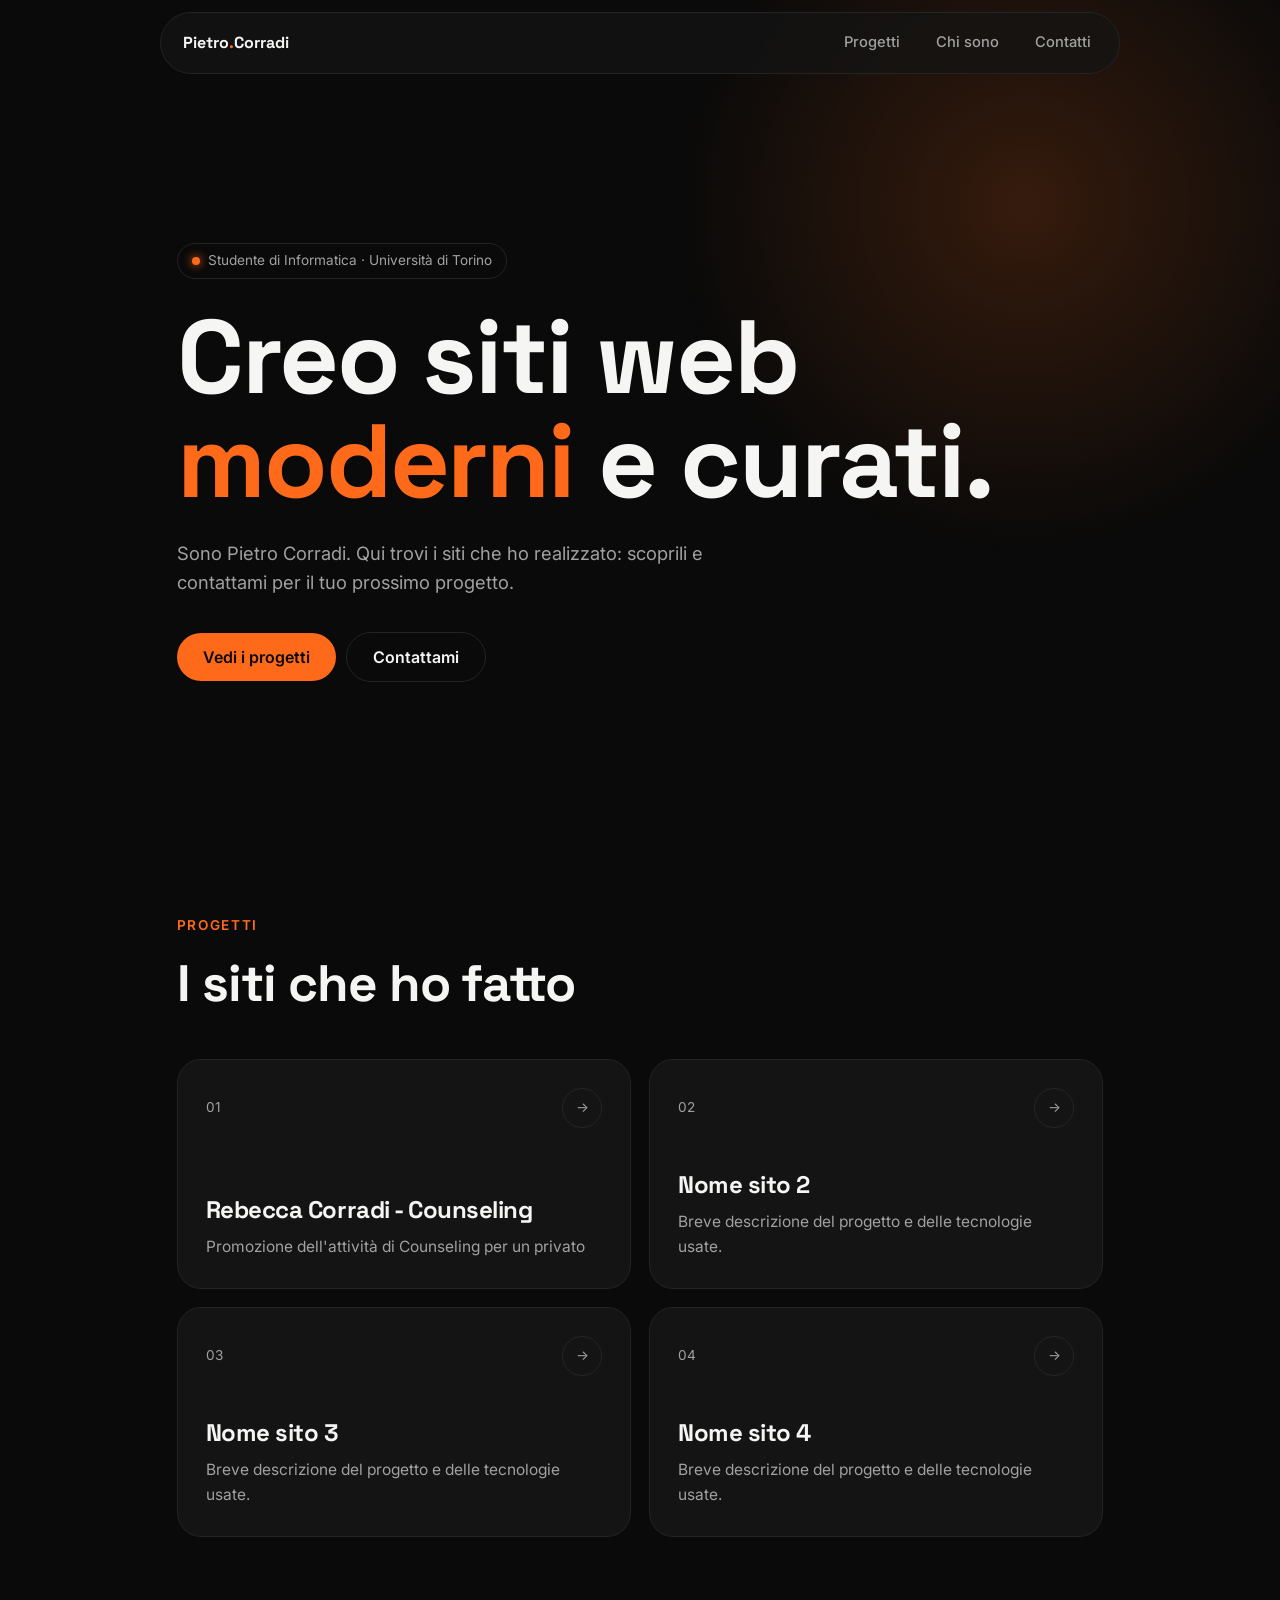
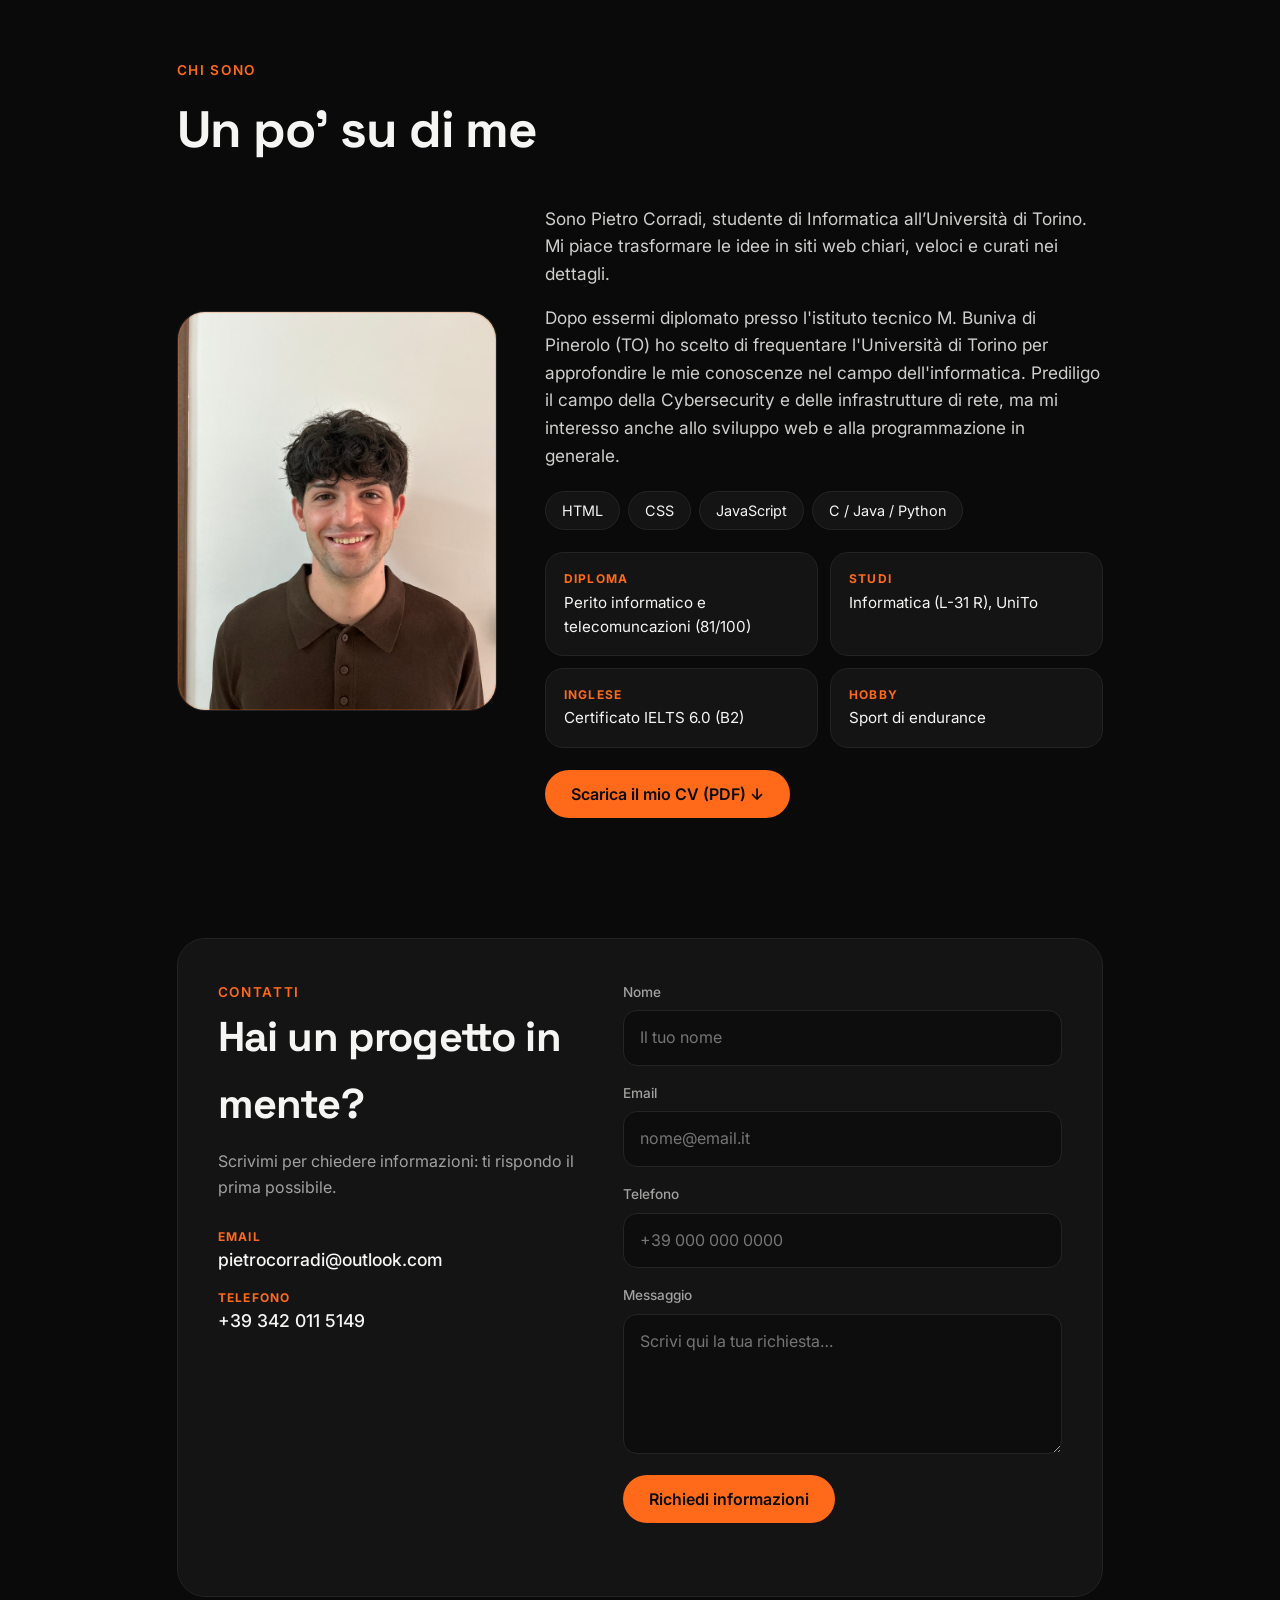
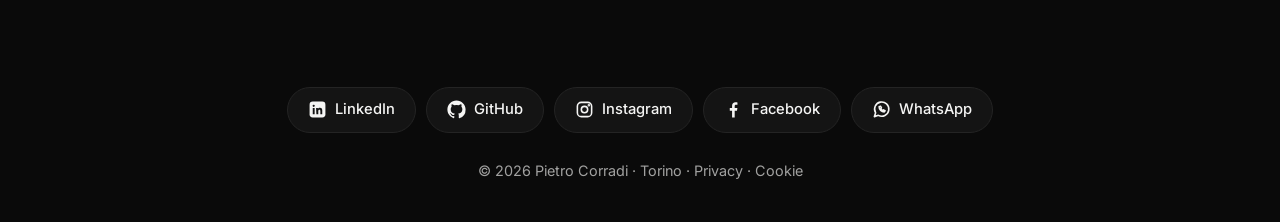
<file: index.html>
<!doctype html>
<html lang="it">

<head>
  <meta charset="utf-8" />
  <meta name="viewport" content="width=device-width, initial-scale=1, viewport-fit=cover" />
  <meta name="color-scheme" content="dark" />
  <title>Pietro Corradi — Portfolio</title>
  <link rel="preconnect" href="https://fonts.googleapis.com" />
  <link rel="preconnect" href="https://fonts.gstatic.com" crossorigin />
  <link
    href="https://fonts.googleapis.com/css2?family=Inter:wght@400;500;600;800&family=Space+Grotesk:wght@500;700&display=swap"
    rel="stylesheet" />
  <link rel="stylesheet" href="style.css" />
</head>

<body>
  <div class="glow"></div>
  <nav>
    <a class="logo" href="#home">Pietro<i>.</i>Corradi</a>
    <ul>
      <li><a class="l" href="#progetti">Progetti</a></li>
      <li><a class="l" href="#chi-sono">Chi sono</a></li>
      <li><a class="l" href="#contatti">Contatti</a></li>
    </ul>
  </nav>
  <main>
    <section id="home" class="hero">
      <div class="pill">Studente di Informatica · Università di Torino</div>
      <h1>Creo siti web <em>moderni</em> e curati.</h1>
      <p class="sub">
        Sono Pietro Corradi. Qui trovi i siti che ho realizzato: scoprili e
        contattami per il tuo prossimo progetto.
      </p>
      <div>
        <a class="btn" href="#progetti">Vedi i progetti</a><a class="btn o" href="#contatti">Contattami</a>
      </div>
    </section>

    <section id="progetti">
      <div class="head">
        <span>Progetti</span>
        <h2>I siti che ho fatto</h2>
      </div>
      <div class="grid">
        <a class="card" href="https://pietrocorradi.github.io/Sito-Web-Rebecca-Corradi/#home" target="_blank"
          rel="noopener">
          <div class="top"><span>01</span><span class="arrow">→</span></div>
          <div>
            <h3>Rebecca Corradi - Counseling</h3>
            <p>Promozione dell'attività di Counseling per un privato</p>
          </div>
        </a>
        <a class="card" href="#" target="_blank" rel="noopener">
          <div class="top"><span>02</span><span class="arrow">→</span></div>
          <div>
            <h3>Nome sito 2</h3>
            <p>Breve descrizione del progetto e delle tecnologie usate.</p>
          </div>
        </a>
        <a class="card" href="#" target="_blank" rel="noopener">
          <div class="top"><span>03</span><span class="arrow">→</span></div>
          <div>
            <h3>Nome sito 3</h3>
            <p>Breve descrizione del progetto e delle tecnologie usate.</p>
          </div>
        </a>
        <a class="card" href="#" target="_blank" rel="noopener">
          <div class="top"><span>04</span><span class="arrow">→</span></div>
          <div>
            <h3>Nome sito 4</h3>
            <p>Breve descrizione del progetto e delle tecnologie usate.</p>
          </div>
        </a>
      </div>
    </section>

    <section id="chi-sono">
      <div class="head">
        <span>Chi sono</span>
        <h2>Un po’ su di me</h2>
      </div>
      <div class="about">
        <div class="photo">
          <!-- FOTO: inserisci il percorso o i dati dell'immagine nell'attributo src -->
          <img id="foto" alt="Pietro Corradi" src="photo/Pietro.jpeg" onerror="this.style.display = 'none'"
            onload="this.nextElementSibling.style.display = 'none'" />
          <span class="ph">PC</span>
        </div>
        <div>
          <p>
            Sono Pietro Corradi, studente di Informatica all’Università di
            Torino. Mi piace trasformare le idee in siti web chiari, veloci e
            curati nei dettagli.
          </p>
          <p>
            Dopo essermi diplomato presso l'istituto tecnico M. Buniva di
            Pinerolo (TO) ho scelto di frequentare l'Università di Torino per
            approfondire le mie conoscenze nel campo dell'informatica.
            Prediligo il campo della Cybersecurity e delle infrastrutture di
            rete, ma mi interesso anche allo sviluppo web e alla
            programmazione in generale.
          </p>
          <div class="chips">
            <span>HTML</span><span>CSS</span><span>JavaScript</span><span>C / Java / Python</span>
          </div>
          <div class="facts">
            <div>
              <b>Diploma</b>Perito informatico e telecomuncazioni (81/100)
            </div>
            <div><b>Studi</b>Informatica (L-31 R), UniTo</div>
            <div><b>Inglese</b>Certificato IELTS 6.0 (B2)</div>
            <div><b>Hobby</b>Sport di endurance</div>
          </div>
          <!-- CV: sostituisci # con il link al tuo PDF -->
          <div class="cv">
            <a class="btn" href="file/CV_CorradiPietro_ITA.pdf" target="_blank" rel="noopener">Scarica il mio CV (PDF)
              ↓</a>
          </div>
        </div>
      </div>
    </section>

    <section id="contatti">
      <div class="contact">
        <div>
          <div class="head" style="margin: 0"><span>Contatti</span></div>
          <h2>Hai un progetto in mente?</h2>
          <p class="s">
            Scrivimi per chiedere informazioni: ti rispondo il prima
            possibile.
          </p>
          <ul class="cinfo">
            <li>
              <b>Email</b><a href="mailto:pietrocorradi@outlook.com">pietrocorradi@outlook.com</a>
            </li>
            <li>
              <b>Telefono</b><a href="tel:+393420115149">+39 342 011 5149</a>
            </li>
          </ul>
        </div>
        <form id="f">
          <div>
            <label for="nome">Nome</label><input id="nome" required placeholder="Il tuo nome" />
          </div>
          <div>
            <label for="mail">Email</label><input id="mail" type="email" required placeholder="nome@email.it" />
          </div>
          <div>
            <label for="telefono">Telefono</label><input id="telefono" type="tel" autocomplete="tel"
              pattern="^\+?[0-9\s\-()]{7,20}$" required placeholder="+39 000 000 0000" />
          </div>
          <div>
            <label for="msg">Messaggio</label><textarea id="msg" required
              placeholder="Scrivi qui la tua richiesta…"></textarea>
          </div>
          <div>
            <button class="btn" type="submit">Richiedi informazioni</button>
          </div>
          <p class="note" id="note"></p>
        </form>
      </div>
    </section>
  </main>
  <footer>
    <!-- SOCIAL: sostituisci ogni # con il link al tuo profilo; elimina quelli che non ti servono -->
    <div class="social">
      <a href="https://www.linkedin.com/in/pietro-corradi-b060191b6/" target="_blank" rel="noopener"><svg
          viewBox="0 0 24 24" fill="currentColor">
          <rect x="2" y="2" width="20" height="20" rx="4" />
          <path fill="#141414"
            d="M6 10h2.4v8H6zM7.2 6a1.4 1.4 0 1 1 0 2.800 1.400 1.400 0 0 1 0-2.800zM10.200 10h2.300v1.100c.4-.7 1.200-1.300 2.500-1.300 2.400 0 3 1.500 3 3.600V18h-2.400v-3.900c0-.9-.2-1.700-1.200-1.700s-1.400.8-1.400 1.800V18h-2.400z" />
        </svg>LinkedIn</a>
      <a href="https://github.com/pietrocorradi" target="_blank" rel="noopener"><svg viewBox="0 0 24 24"
          fill="currentColor">
          <path
            d="M12 .5C5.650.5.500 5.650.500 12c0 5.080 3.290 9.390 7.860 10.910.580.100.790-.250.790-.560v-2c-3.200.700-3.870-1.370-3.870-1.370-.520-1.330-1.280-1.680-1.280-1.680-1.040-.710.080-.700.080-.700 1.150.080 1.760 1.180 1.760 1.180 1.030 1.760 2.690 1.250 3.350.960.100-.740.400-1.250.730-1.540-2.550-.290-5.240-1.280-5.240-5.690 0-1.260.450-2.280 1.180-3.090-.120-.290-.510-1.460.110-3.050 0 0 .970-.310 3.170 1.180a11 11 0 0 1 5.770 0c2.200-1.490 3.170-1.180 3.170-1.180.620 1.590.230 2.760.110 3.050.740.810 1.180 1.830 1.180 3.090 0 4.420-2.700 5.400-5.270 5.680.410.360.780 1.060.780 2.140v3.170c0 .310.210.670.800.560A11.500 11.500 0 0 0 23.500 12C23.500 5.650 18.350.5 12 .5z" />
        </svg>GitHub</a>
      <a href="https://www.instagram.com/pietrocorradi/" target="_blank" rel="noopener"><svg viewBox="0 0 24 24"
          fill="none" stroke="currentColor" stroke-width="2" stroke-linecap="round" stroke-linejoin="round">
          <rect x="3" y="3" width="18" height="18" rx="5" />
          <circle cx="12" cy="12" r="4" />
          <circle cx="17.500" cy="6.500" r=".6" fill="currentColor" />
        </svg>Instagram</a>
      <!-- <a href="#" target="_blank" rel="noopener"
          ><svg
            viewBox="0 0 24 24"
            fill="none"
            stroke="currentColor"
            stroke-linecap="round"
          >
            <path stroke-width="2.400" d="M4.500 4l15 16" />
            <path
              stroke-width="1.800"
              d="M19.500 4l-6.300 6.800M10.800 13.200L4.500 20"
            /></svg
          >X</a
        > -->
      <a href="https://www.facebook.com/pietro.corradi.37" target="_blank" rel="noopener"><svg viewBox="0 0 24 24"
          fill="currentColor">
          <path
            d="M13.500 22v-8.500h2.900l.5-3.500h-3.400V7.800c0-1 .3-1.700 1.800-1.700H17V3c-.3 0-1.300-.1-2.500-.1-2.600 0-4.300 1.600-4.300 4.500V10H7.300v3.500h2.900V22z" />
        </svg>Facebook</a>
      <a href="https://wa.me/393420115149?text=Ciao%20Pietro%2C%20ho%20visto%20il%20tuo%20portfolio%20e%20vorrei%20avere%20qualche%20informazione."
        target="_blank" rel="noopener"><svg viewBox="0 0 24 24" fill="none" stroke="currentColor" stroke-width="2"
          stroke-linecap="round" stroke-linejoin="round">
          <path d="M3 21l1.600-4.800A9 9 0 1 1 8 19.400z" />
          <path d="M9 8.500c0 3.500 3 6.500 6.500 6.500l1-1.500-2-1-1 .8c-1-.4-2-1.400-2.400-2.400l.8-1-1-2z" />
        </svg>WhatsApp</a>
    </div>
    <span class="flinks">© 2026 Pietro Corradi · Torino · <a href="privacy.html">Privacy</a> ·
      <a href="cookie.html">Cookie</a></span>
  </footer>
  <script>
    document
      .getElementById("f")
      .addEventListener("submit", async function (e) {
        e.preventDefault();
        var form = e.target;
        var note = document.getElementById("note");
        var btn = form.querySelector("button[type=submit]");
        var data = {
          nome: document.getElementById("nome").value,
          email: document.getElementById("mail").value,
          telefono: document.getElementById("telefono").value,
          messaggio: document.getElementById("msg").value,
        };
        btn.disabled = true;
        note.textContent = "Invio in corso…";
        try {
          var r = await fetch("https://formspree.io/f/xrppwqbg", {
            method: "POST",
            headers: {
              "Content-Type": "application/json",
              Accept: "application/json",
            },
            body: JSON.stringify(data),
          });
          if (r.ok) {
            note.textContent = "Messaggio inviato! Ti ricontatterò presto.";
            form.reset();
          } else {
            note.textContent =
              "Qualcosa è andato storto, riprova o scrivimi direttamente.";
          }
        } catch (err) {
          note.textContent = "Errore di connessione, riprova.";
        }
        btn.disabled = false;
      });
  </script>
</body>

</html>
</file>
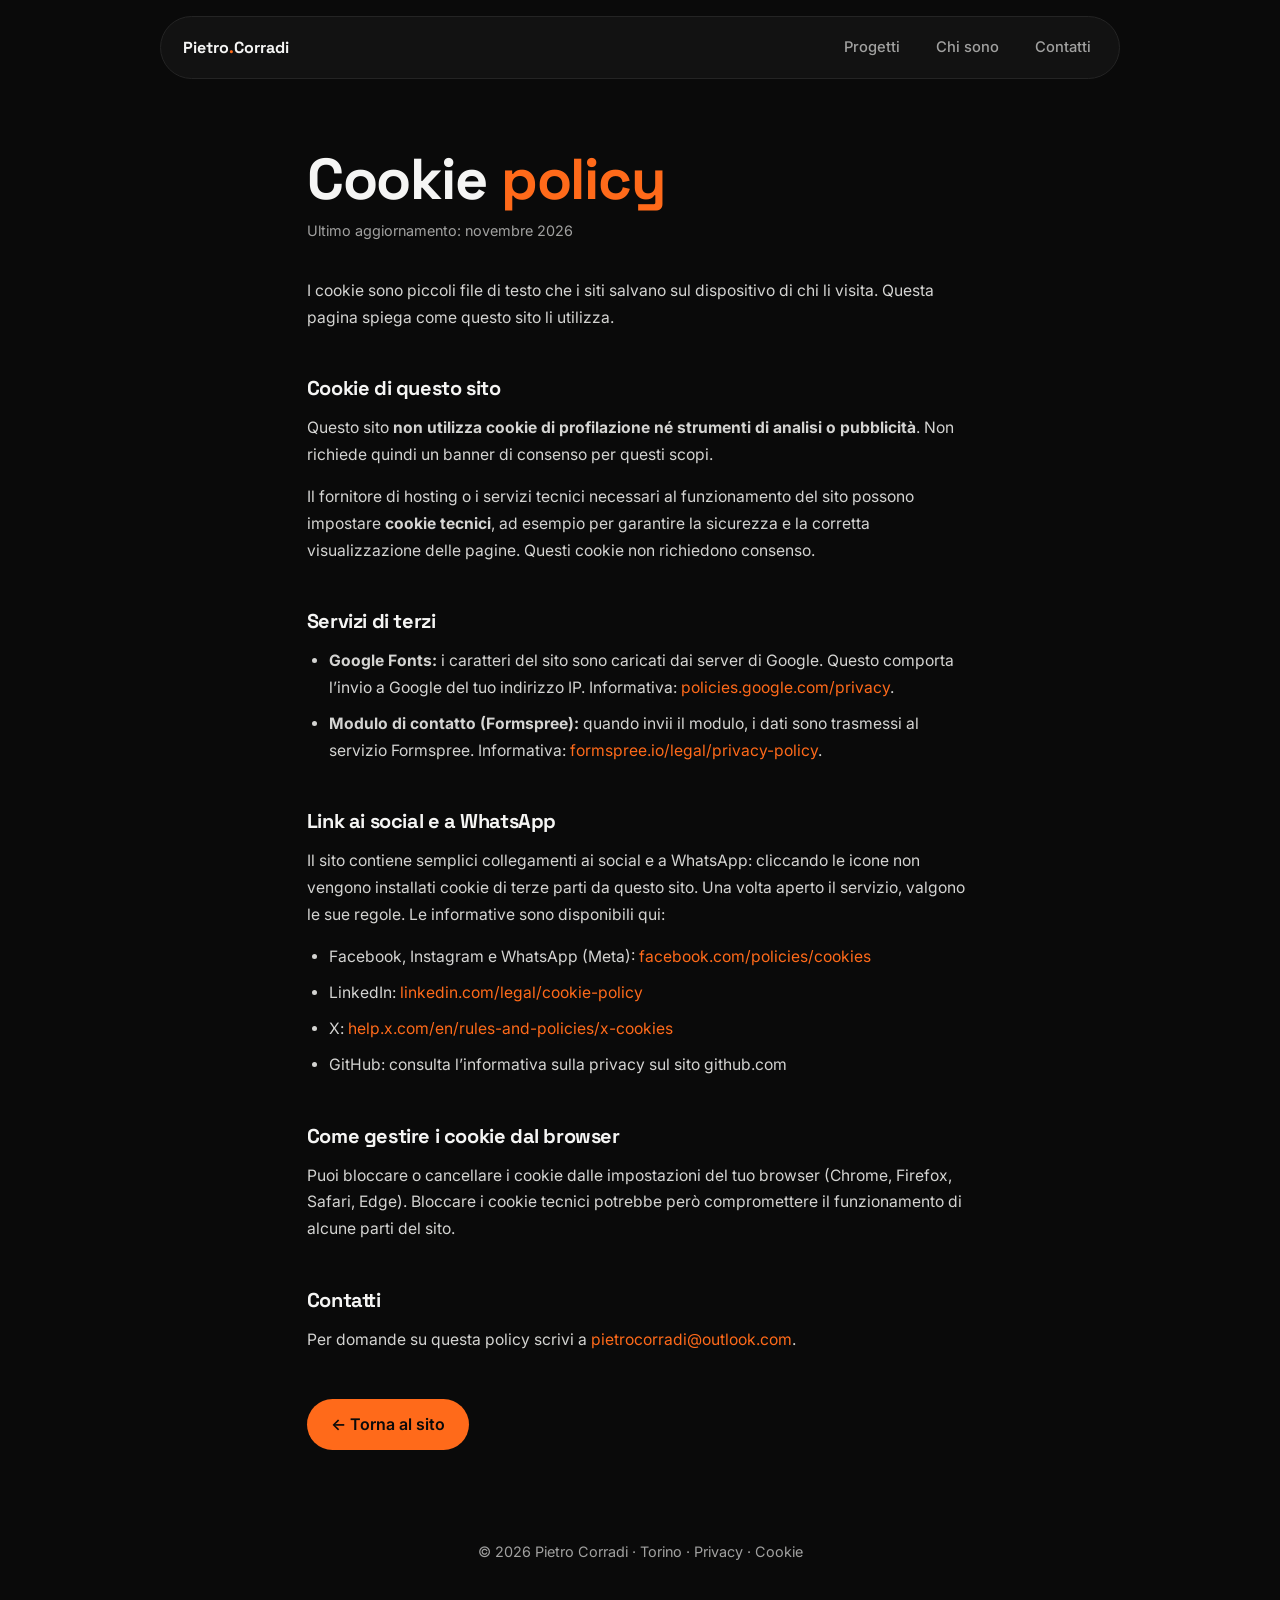
<file: cookie.html>
<!DOCTYPE html>
<html lang="it">
<head>
<meta charset="utf-8">
<meta name="viewport" content="width=device-width, initial-scale=1, viewport-fit=cover">
<meta name="color-scheme" content="dark">
<title>Cookie policy – Pietro Corradi</title>
<link rel="preconnect" href="https://fonts.googleapis.com">
<link rel="preconnect" href="https://fonts.gstatic.com" crossorigin>
<link href="https://fonts.googleapis.com/css2?family=Inter:wght@400;500;600;800&family=Space+Grotesk:wght@500;700&display=swap" rel="stylesheet">
<style>
:root{--bg:#0a0a0a;--card:#141414;--line:#242424;--accent:#ff6a1a;--text:#f5f5f4;--muted:#a1a1a0;color-scheme:dark;box-sizing:border-box;padding-top:env(safe-area-inset-top,0px);padding-bottom:env(safe-area-inset-bottom,0px)}
*{box-sizing:border-box;margin:0}
body{background:var(--bg);color:var(--text);font-family:"Inter",system-ui,sans-serif;line-height:1.7}
h1,h2,h3{font-family:"Space Grotesk","Inter",sans-serif;letter-spacing:-.02em}
nav{display:flex;justify-content:space-between;align-items:center;width:min(94%,960px);margin:16px auto 0;padding:10px 12px 10px 22px;background:rgba(20,20,20,.75);border:1px solid var(--line);border-radius:999px}
.logo{font-family:"Space Grotesk";font-weight:700;color:var(--text);text-decoration:none}
.logo i{color:var(--accent);font-style:normal}
nav ul{display:flex;gap:4px;list-style:none;padding:0}
nav a.l{display:block;padding:8px 16px;border-radius:999px;color:var(--muted);text-decoration:none;font-size:.92rem;font-weight:500}
nav a.l:hover{color:var(--text);background:#1f1f1f}
main{max-width:820px;margin:auto;padding:70px 6vw 40px}
h1{font-size:clamp(2.2rem,6vw,3.6rem);line-height:1.05;margin-bottom:10px}
h1 em{font-style:normal;color:var(--accent)}
.upd{color:var(--muted);font-size:.9rem;margin-bottom:34px}
.legal{font-size:.98rem;color:#d4d4d2}
.legal h3{font-size:1.25rem;margin:2em 0 .5em;color:var(--text)}
.legal p,.legal ul{margin-bottom:1em}
.legal ul{padding-left:1.4em}
.legal li{margin-bottom:.6em}
.legal a{color:var(--accent);text-decoration:none;word-break:break-word}
.legal a:hover{text-decoration:underline}
.back{display:inline-block;margin-top:30px;padding:12px 24px;border-radius:999px;background:var(--accent);color:#0a0a0a;font-weight:600;text-decoration:none}
footer{text-align:center;padding:50px 6vw 40px;color:var(--muted);font-size:.9rem}
footer a{color:var(--muted);text-decoration:none}
footer a:hover{color:var(--accent)}
@media(max-width:820px){nav a.l{padding:8px 10px;font-size:.85rem}}
</style>
</head>
<body>
<nav>
  <a class="logo" href="index.html#home">Pietro<i>.</i>Corradi</a>
  <ul><li><a class="l" href="index.html#progetti">Progetti</a></li><li><a class="l" href="index.html#chi-sono">Chi sono</a></li><li><a class="l" href="index.html#contatti">Contatti</a></li></ul>
</nav>
<main>
<h1>Cookie <em>policy</em></h1>
<p class="upd">Ultimo aggiornamento: novembre 2026</p>
<div class="legal">
<p>I cookie sono piccoli file di testo che i siti salvano sul dispositivo di chi li visita. Questa pagina spiega come questo sito li utilizza.</p>

<h3>Cookie di questo sito</h3>
<p>Questo sito <strong>non utilizza cookie di profilazione né strumenti di analisi o pubblicità</strong>. Non richiede quindi un banner di consenso per questi scopi.</p>
<p>Il fornitore di hosting o i servizi tecnici necessari al funzionamento del sito possono impostare <strong>cookie tecnici</strong>, ad esempio per garantire la sicurezza e la corretta visualizzazione delle pagine. Questi cookie non richiedono consenso.</p>

<h3>Servizi di terzi</h3>
<ul>
<li><strong>Google Fonts:</strong> i caratteri del sito sono caricati dai server di Google. Questo comporta l’invio a Google del tuo indirizzo IP. Informativa: <a href="https://policies.google.com/privacy" target="_blank" rel="noopener noreferrer">policies.google.com/privacy</a>.</li>
<li><strong>Modulo di contatto (Formspree):</strong> quando invii il modulo, i dati sono trasmessi al servizio Formspree. Informativa: <a href="https://formspree.io/legal/privacy-policy/" target="_blank" rel="noopener noreferrer">formspree.io/legal/privacy-policy</a>.</li>
</ul>

<h3>Link ai social e a WhatsApp</h3>
<p>Il sito contiene semplici collegamenti ai social e a WhatsApp: cliccando le icone non vengono installati cookie di terze parti da questo sito. Una volta aperto il servizio, valgono le sue regole. Le informative sono disponibili qui:</p>
<ul>
<li>Facebook, Instagram e WhatsApp (Meta): <a href="https://www.facebook.com/policies/cookies/" target="_blank" rel="noopener noreferrer">facebook.com/policies/cookies</a></li>
<li>LinkedIn: <a href="https://www.linkedin.com/legal/cookie-policy" target="_blank" rel="noopener noreferrer">linkedin.com/legal/cookie-policy</a></li>
<li>X: <a href="https://help.x.com/en/rules-and-policies/x-cookies" target="_blank" rel="noopener noreferrer">help.x.com/en/rules-and-policies/x-cookies</a></li>
<li>GitHub: consulta l’informativa sulla privacy sul sito github.com</li>
</ul>

<h3>Come gestire i cookie dal browser</h3>
<p>Puoi bloccare o cancellare i cookie dalle impostazioni del tuo browser (Chrome, Firefox, Safari, Edge). Bloccare i cookie tecnici potrebbe però compromettere il funzionamento di alcune parti del sito.</p>

<h3>Contatti</h3>
<p>Per domande su questa policy scrivi a <a href="mailto:pietrocorradi@outlook.com">pietrocorradi@outlook.com</a>.</p>
</div>
<a class="back" href="index.html#home">← Torna al sito</a>
</main>
<footer>© <span id="y"></span> Pietro Corradi · Torino · <a href="privacy.html">Privacy</a> · <a href="cookie.html">Cookie</a></footer>
<script>document.getElementById("y").textContent=new Date().getFullYear();</script>
</body>
</html>
</file>
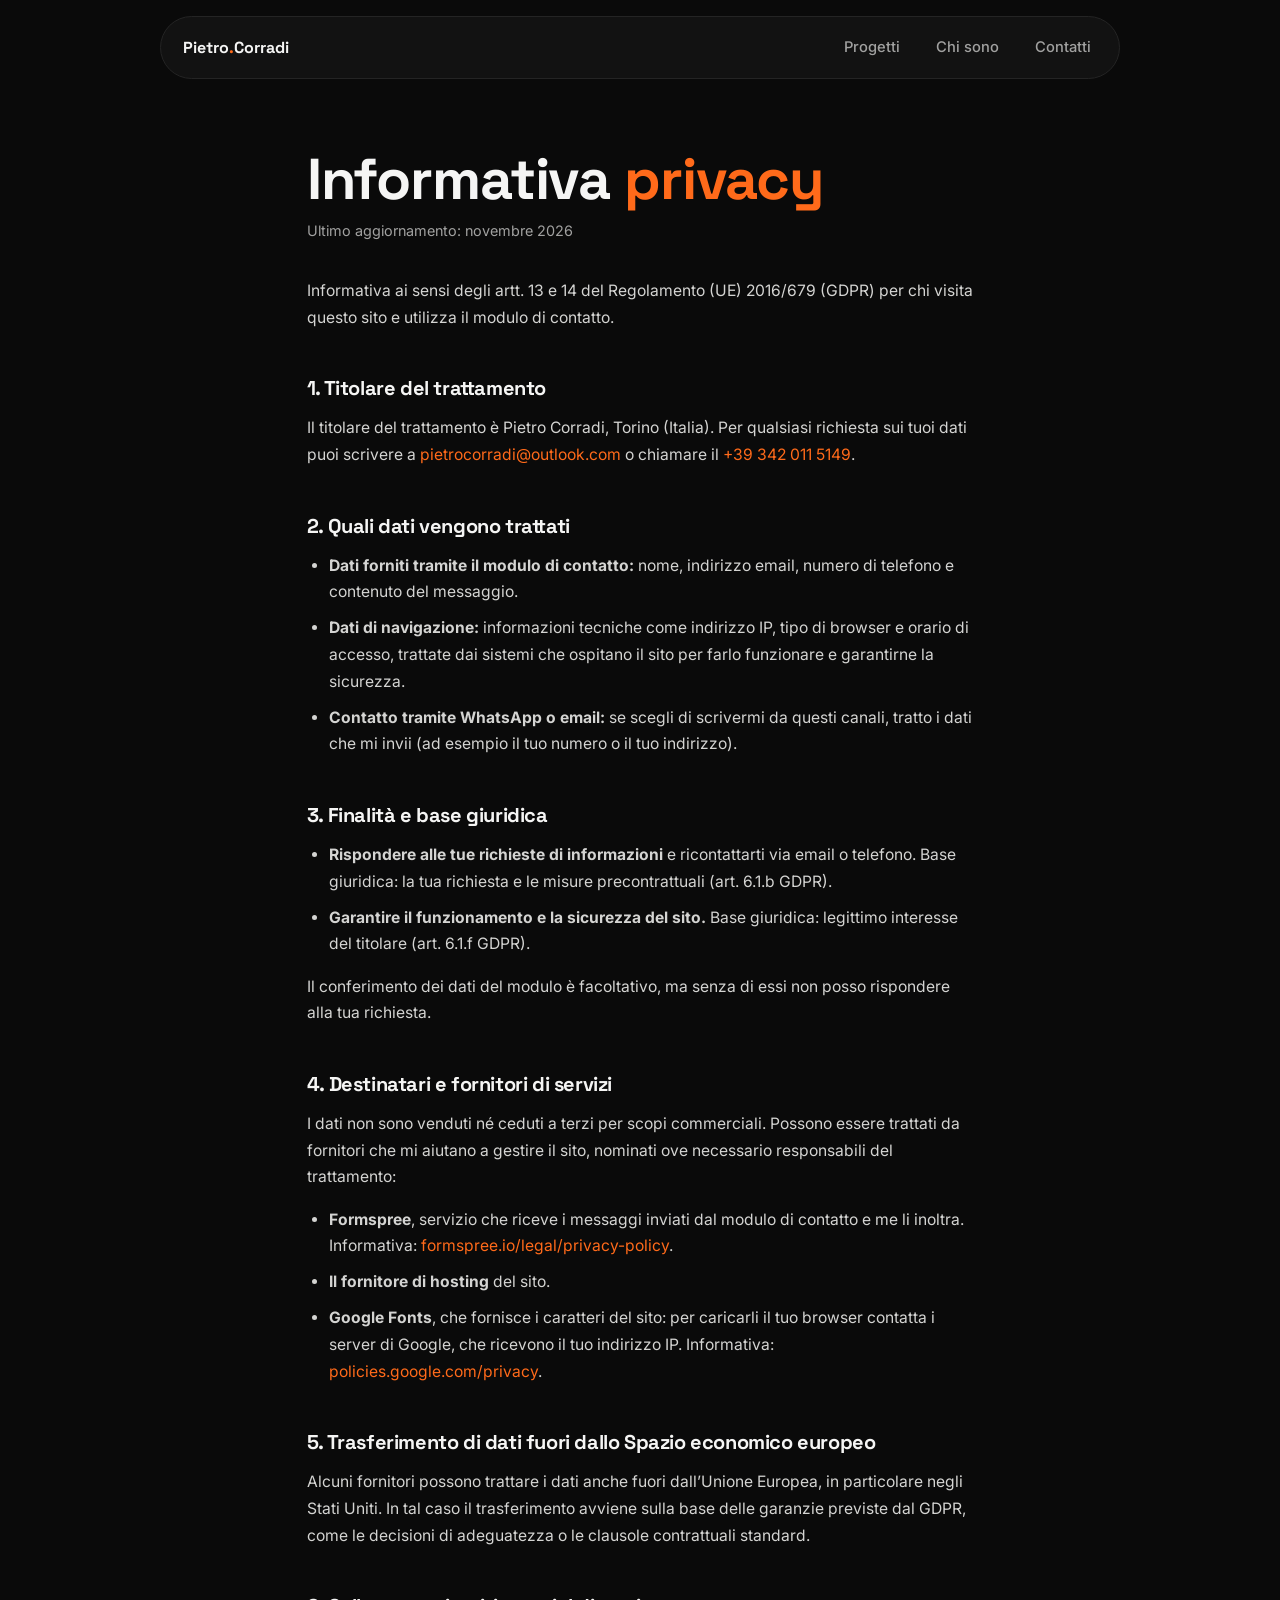
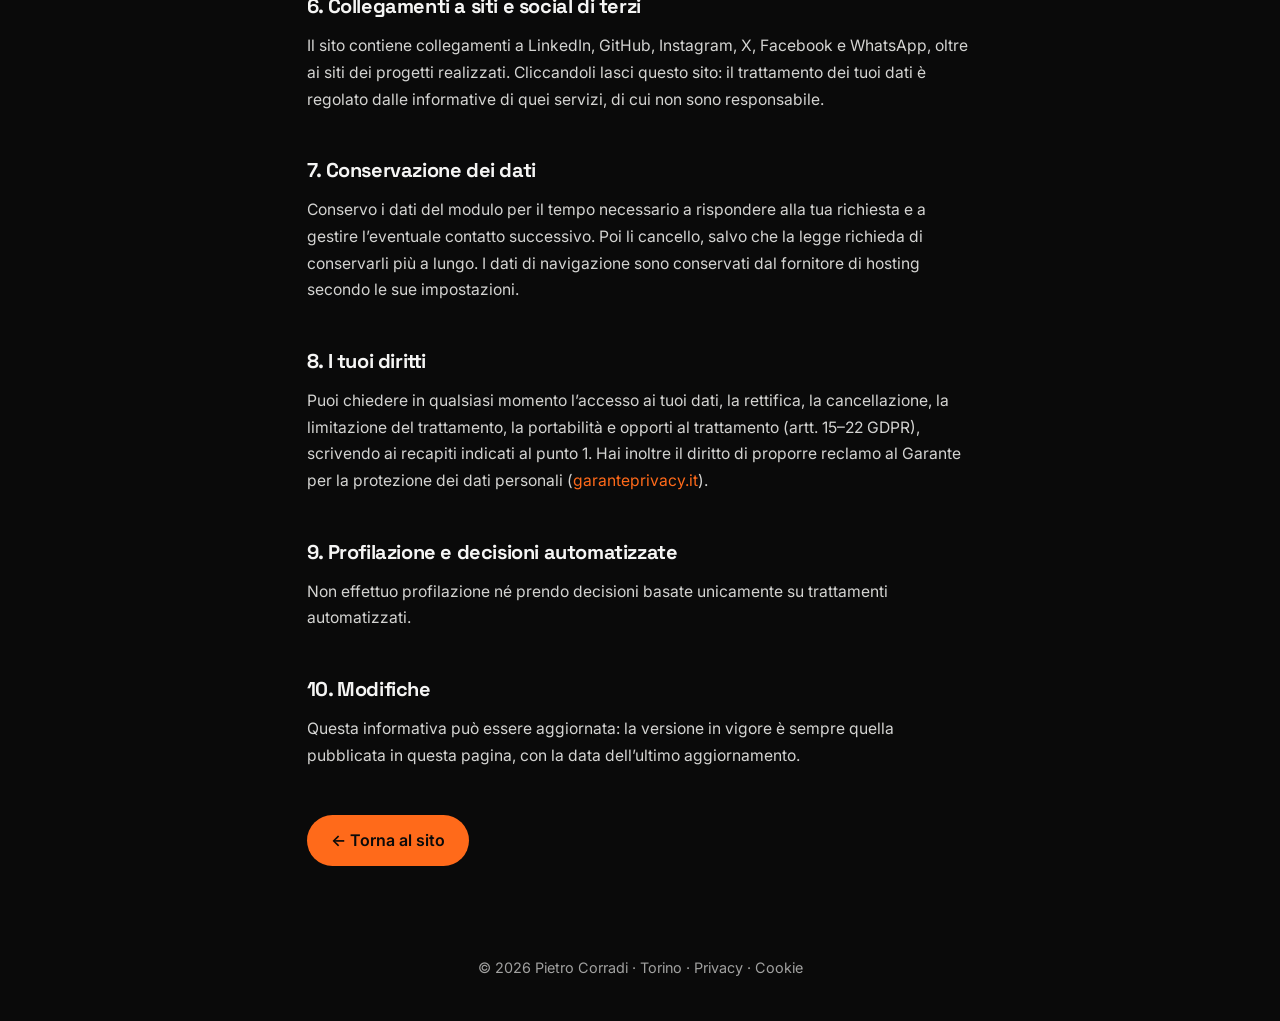
<file: privacy.html>
<!DOCTYPE html>
<html lang="it">
<head>
<meta charset="utf-8">
<meta name="viewport" content="width=device-width, initial-scale=1, viewport-fit=cover">
<meta name="color-scheme" content="dark">
<title>Informativa privacy – Pietro Corradi</title>
<link rel="preconnect" href="https://fonts.googleapis.com">
<link rel="preconnect" href="https://fonts.gstatic.com" crossorigin>
<link href="https://fonts.googleapis.com/css2?family=Inter:wght@400;500;600;800&family=Space+Grotesk:wght@500;700&display=swap" rel="stylesheet">
<style>
:root{--bg:#0a0a0a;--card:#141414;--line:#242424;--accent:#ff6a1a;--text:#f5f5f4;--muted:#a1a1a0;color-scheme:dark;box-sizing:border-box;padding-top:env(safe-area-inset-top,0px);padding-bottom:env(safe-area-inset-bottom,0px)}
*{box-sizing:border-box;margin:0}
body{background:var(--bg);color:var(--text);font-family:"Inter",system-ui,sans-serif;line-height:1.7}
h1,h2,h3{font-family:"Space Grotesk","Inter",sans-serif;letter-spacing:-.02em}
nav{display:flex;justify-content:space-between;align-items:center;width:min(94%,960px);margin:16px auto 0;padding:10px 12px 10px 22px;background:rgba(20,20,20,.75);border:1px solid var(--line);border-radius:999px}
.logo{font-family:"Space Grotesk";font-weight:700;color:var(--text);text-decoration:none}
.logo i{color:var(--accent);font-style:normal}
nav ul{display:flex;gap:4px;list-style:none;padding:0}
nav a.l{display:block;padding:8px 16px;border-radius:999px;color:var(--muted);text-decoration:none;font-size:.92rem;font-weight:500}
nav a.l:hover{color:var(--text);background:#1f1f1f}
main{max-width:820px;margin:auto;padding:70px 6vw 40px}
h1{font-size:clamp(2.2rem,6vw,3.6rem);line-height:1.05;margin-bottom:10px}
h1 em{font-style:normal;color:var(--accent)}
.upd{color:var(--muted);font-size:.9rem;margin-bottom:34px}
.legal{font-size:.98rem;color:#d4d4d2}
.legal h3{font-size:1.25rem;margin:2em 0 .5em;color:var(--text)}
.legal p,.legal ul{margin-bottom:1em}
.legal ul{padding-left:1.4em}
.legal li{margin-bottom:.6em}
.legal a{color:var(--accent);text-decoration:none;word-break:break-word}
.legal a:hover{text-decoration:underline}
.back{display:inline-block;margin-top:30px;padding:12px 24px;border-radius:999px;background:var(--accent);color:#0a0a0a;font-weight:600;text-decoration:none}
footer{text-align:center;padding:50px 6vw 40px;color:var(--muted);font-size:.9rem}
footer a{color:var(--muted);text-decoration:none}
footer a:hover{color:var(--accent)}
@media(max-width:820px){nav a.l{padding:8px 10px;font-size:.85rem}}
</style>
</head>
<body>
<nav>
  <a class="logo" href="index.html#home">Pietro<i>.</i>Corradi</a>
  <ul><li><a class="l" href="index.html#progetti">Progetti</a></li><li><a class="l" href="index.html#chi-sono">Chi sono</a></li><li><a class="l" href="index.html#contatti">Contatti</a></li></ul>
</nav>
<main>
<h1>Informativa <em>privacy</em></h1>
<p class="upd">Ultimo aggiornamento: novembre 2026</p>
<div class="legal">
<p>Informativa ai sensi degli artt. 13 e 14 del Regolamento (UE) 2016/679 (GDPR) per chi visita questo sito e utilizza il modulo di contatto.</p>

<h3>1. Titolare del trattamento</h3>
<p>Il titolare del trattamento è Pietro Corradi, Torino (Italia). Per qualsiasi richiesta sui tuoi dati puoi scrivere a <a href="mailto:pietrocorradi@outlook.com">pietrocorradi@outlook.com</a> o chiamare il <a href="tel:+393420115149">+39 342 011 5149</a>.</p>

<h3>2. Quali dati vengono trattati</h3>
<ul>
<li><strong>Dati forniti tramite il modulo di contatto:</strong> nome, indirizzo email, numero di telefono e contenuto del messaggio.</li>
<li><strong>Dati di navigazione:</strong> informazioni tecniche come indirizzo IP, tipo di browser e orario di accesso, trattate dai sistemi che ospitano il sito per farlo funzionare e garantirne la sicurezza.</li>
<li><strong>Contatto tramite WhatsApp o email:</strong> se scegli di scrivermi da questi canali, tratto i dati che mi invii (ad esempio il tuo numero o il tuo indirizzo).</li>
</ul>

<h3>3. Finalità e base giuridica</h3>
<ul>
<li><strong>Rispondere alle tue richieste di informazioni</strong> e ricontattarti via email o telefono. Base giuridica: la tua richiesta e le misure precontrattuali (art. 6.1.b GDPR).</li>
<li><strong>Garantire il funzionamento e la sicurezza del sito.</strong> Base giuridica: legittimo interesse del titolare (art. 6.1.f GDPR).</li>
</ul>
<p>Il conferimento dei dati del modulo è facoltativo, ma senza di essi non posso rispondere alla tua richiesta.</p>

<h3>4. Destinatari e fornitori di servizi</h3>
<p>I dati non sono venduti né ceduti a terzi per scopi commerciali. Possono essere trattati da fornitori che mi aiutano a gestire il sito, nominati ove necessario responsabili del trattamento:</p>
<ul>
<li><strong>Formspree</strong>, servizio che riceve i messaggi inviati dal modulo di contatto e me li inoltra. Informativa: <a href="https://formspree.io/legal/privacy-policy/" target="_blank" rel="noopener noreferrer">formspree.io/legal/privacy-policy</a>.</li>
<li><strong>Il fornitore di hosting</strong> del sito.</li>
<li><strong>Google Fonts</strong>, che fornisce i caratteri del sito: per caricarli il tuo browser contatta i server di Google, che ricevono il tuo indirizzo IP. Informativa: <a href="https://policies.google.com/privacy" target="_blank" rel="noopener noreferrer">policies.google.com/privacy</a>.</li>
</ul>

<h3>5. Trasferimento di dati fuori dallo Spazio economico europeo</h3>
<p>Alcuni fornitori possono trattare i dati anche fuori dall’Unione Europea, in particolare negli Stati Uniti. In tal caso il trasferimento avviene sulla base delle garanzie previste dal GDPR, come le decisioni di adeguatezza o le clausole contrattuali standard.</p>

<h3>6. Collegamenti a siti e social di terzi</h3>
<p>Il sito contiene collegamenti a LinkedIn, GitHub, Instagram, X, Facebook e WhatsApp, oltre ai siti dei progetti realizzati. Cliccandoli lasci questo sito: il trattamento dei tuoi dati è regolato dalle informative di quei servizi, di cui non sono responsabile.</p>

<h3>7. Conservazione dei dati</h3>
<p>Conservo i dati del modulo per il tempo necessario a rispondere alla tua richiesta e a gestire l’eventuale contatto successivo. Poi li cancello, salvo che la legge richieda di conservarli più a lungo. I dati di navigazione sono conservati dal fornitore di hosting secondo le sue impostazioni.</p>

<h3>8. I tuoi diritti</h3>
<p>Puoi chiedere in qualsiasi momento l’accesso ai tuoi dati, la rettifica, la cancellazione, la limitazione del trattamento, la portabilità e opporti al trattamento (artt. 15–22 GDPR), scrivendo ai recapiti indicati al punto 1. Hai inoltre il diritto di proporre reclamo al Garante per la protezione dei dati personali (<a href="https://www.garanteprivacy.it" target="_blank" rel="noopener noreferrer">garanteprivacy.it</a>).</p>

<h3>9. Profilazione e decisioni automatizzate</h3>
<p>Non effettuo profilazione né prendo decisioni basate unicamente su trattamenti automatizzati.</p>

<h3>10. Modifiche</h3>
<p>Questa informativa può essere aggiornata: la versione in vigore è sempre quella pubblicata in questa pagina, con la data dell’ultimo aggiornamento.</p>
</div>
<a class="back" href="index.html#home">← Torna al sito</a>
</main>
<footer>© <span id="y"></span> Pietro Corradi · Torino · <a href="privacy.html">Privacy</a> · <a href="cookie.html">Cookie</a></footer>
<script>document.getElementById("y").textContent=new Date().getFullYear();</script>
</body>
</html>
</file>
<file: style.css>
:root {
    --bg: #0a0a0a;
    --card: #141414;
    --line: #242424;
    --accent: #ff6a1a;
    --text: #f5f5f4;
    --muted: #a1a1a0;
    color-scheme: dark;
    box-sizing: border-box;
    padding-top: env(safe-area-inset-top, 0px);
    padding-bottom: env(safe-area-inset-bottom, 0px)
}

html {
    scroll-behavior: smooth;
    scroll-padding-top: 90px
}

* {
    box-sizing: border-box;
    margin: 0
}

a{color:inherit;text-decoration:none}
a:hover,
.btn:hover,
.card:hover,
nav a.l:hover,
.social a:hover,
.cinfo a:hover,
.flinks a:hover{text-decoration:underline}

a:visited {
    color: inherit
}

body {
    background: var(--bg);
    color: var(--text);
    font-family: 'Inter', system-ui, sans-serif;
    line-height: 1.6;
    overflow-x: hidden
}

body::before {
    content: "";
    position: fixed;
    inset: 0 0 auto;
    height: env(safe-area-inset-top, 0px);
    background: var(--bg);
    z-index: 60
}

.glow {
    position: fixed;
    top: -20vh;
    right: -10vw;
    width: 60vw;
    height: 60vw;
    background: radial-gradient(circle, rgba(255, 106, 26, .18), transparent 65%);
    pointer-events: none;
    z-index: 0
}

h1,
h2,
h3 {
    font-family: 'Space Grotesk', 'Inter', sans-serif;
    letter-spacing: -.02em
}

nav {
    position: sticky;
    top: calc(env(safe-area-inset-top, 0px) + 12px);
    z-index: 40;
    display: flex;
    justify-content: space-between;
    align-items: center;
    width: min(94%, 960px);
    margin: 12px auto 0;
    padding: 10px 12px 10px 22px;
    background: rgba(20, 20, 20, .75);
    backdrop-filter: blur(14px);
    border: 1px solid var(--line);
    border-radius: 999px
}

.logo {
    font-family: 'Space Grotesk';
    font-weight: 700;
    color: var(--text);
    text-decoration: none
}

.logo i {
    color: var(--accent);
    font-style: normal
}

nav ul {
    display: flex;
    gap: 4px;
    list-style: none;
    padding: 0
}

nav a.l {
    display: block;
    padding: 8px 16px;
    border-radius: 999px;
    color: var(--muted);
    text-decoration: none;
    font-size: .92rem;
    font-weight: 500;
    transition: .2s
}

nav a.l:hover {
    color: var(--text);
    background: #1f1f1f
}

main {
    position: relative;
    z-index: 1
}

section {
    max-width: 1080px;
    margin: auto;
    padding: 100px 6vw 20px
}

.hero {
    min-height: 82vh;
    display: flex;
    flex-direction: column;
    justify-content: center;
    padding-top: 60px
}

.pill {
    align-self: flex-start;
    display: inline-flex;
    align-items: center;
    gap: 8px;
    padding: 6px 14px;
    border: 1px solid var(--line);
    border-radius: 999px;
    color: var(--muted);
    font-size: .85rem;
    margin-bottom: 26px
}

.pill::before {
    content: "";
    width: 8px;
    height: 8px;
    border-radius: 50%;
    background: var(--accent);
    box-shadow: 0 0 10px var(--accent)
}

h1 {
    font-size: clamp(2.8rem, 9vw, 6.5rem);
    font-weight: 700;
    line-height: 1;
    max-width: 900px
}

h1 em {
    font-style: normal;
    color: var(--accent)
}

.sub {
    max-width: 560px;
    color: var(--muted);
    font-size: 1.15rem;
    margin: 26px 0 34px
}

.btn {
    display: inline-flex;
    align-items: center;
    gap: 8px;
    padding: 14px 26px;
    border: 0;
    border-radius: 999px;
    background: var(--accent);
    color: #0a0a0a;
    font: 600 1rem 'Inter', sans-serif;
    text-decoration: none;
    cursor: pointer;
    transition: transform .2s, box-shadow .2s
}

.btn:hover {
    transform: translateY(-2px);
    box-shadow: 0 10px 30px rgba(255, 106, 26, .35)
}

.btn.o {
    background: transparent;
    color: var(--text);
    border: 1px solid var(--line);
    margin-left: 10px
}

.btn.o:hover {
    box-shadow: none;
    border-color: var(--accent)
}

.head {
    margin-bottom: 34px
}

.head span {
    color: var(--accent);
    font-size: .85rem;
    font-weight: 600;
    letter-spacing: .12em;
    text-transform: uppercase
}

.head h2 {
    font-size: clamp(2rem, 5vw, 3.2rem);
    margin-top: 6px
}

.grid {
    display: grid;
    grid-template-columns: repeat(auto-fill, minmax(300px, 1fr));
    gap: 18px
}

.card {
    display: flex;
    flex-direction: column;
    justify-content: space-between;
    min-height: 230px;
    padding: 28px;
    background: var(--card);
    border: 1px solid var(--line);
    border-radius: 24px;
    color: var(--text);
    text-decoration: none;
    transition: transform .3s, border-color .3s, background .3s
}

.card:hover {
    transform: translateY(-6px);
    border-color: var(--accent);
    background: #181311
}

.card .top {
    display: flex;
    justify-content: space-between;
    align-items: center;
    color: var(--muted);
    font-size: .85rem
}

.arrow {
    width: 40px;
    height: 40px;
    border-radius: 50%;
    border: 1px solid var(--line);
    display: grid;
    place-items: center;
    transition: .3s
}

.card:hover .arrow {
    background: var(--accent);
    color: #0a0a0a;
    border-color: var(--accent);
    transform: rotate(-45deg)
}

.card h3 {
    font-size: 1.5rem;
    margin: 30px 0 6px
}

.card p {
    color: var(--muted);
    font-size: .97rem
}

.about {
    display: grid;
    grid-template-columns: 320px 1fr;
    gap: 48px;
    align-items: center
}

.photo {
    position: relative;
    aspect-ratio: 4/5;
    border-radius: 28px;
    overflow: hidden;
    background: linear-gradient(145deg, #1d1d1d, #101010);
    border: 1px solid var(--line);
    display: grid;
    place-items: center
}

.photo img {
    position: absolute;
    inset: 0;
    width: 100%;
    height: 100%;
    object-fit: cover
}

.photo .ph {
    font: 700 4.5rem 'Space Grotesk';
    color: var(--accent);
    opacity: .9
}

.photo::after {
    content: "";
    position: absolute;
    inset: 0;
    border-radius: 28px;
    box-shadow: inset 0 0 0 1px rgba(255, 106, 26, .25)
}

.about p {
    color: #cfcfcd;
    margin-bottom: 16px;
    font-size: 1.08rem
}

.chips {
    display: flex;
    flex-wrap: wrap;
    gap: 8px;
    margin: 22px 0
}

.chips span {
    padding: 7px 16px;
    border-radius: 999px;
    background: var(--card);
    border: 1px solid var(--line);
    font-size: .9rem
}

.facts {
    display: grid;
    grid-template-columns: 1fr 1fr;
    gap: 12px
}

.facts div {
    padding: 16px 18px;
    background: var(--card);
    border: 1px solid var(--line);
    border-radius: 18px;
    font-size: .95rem
}

.facts b {
    display: block;
    color: var(--accent);
    font-size: .75rem;
    letter-spacing: .1em;
    text-transform: uppercase;
    margin-bottom: 2px
}

.contact {
    padding: 40px;
    background: var(--card);
    border: 1px solid var(--line);
    border-radius: 28px;
    display: grid;
    grid-template-columns: 1fr 1.2fr;
    gap: 40px
}

.contact h2 {
    font-size: clamp(1.8rem, 4vw, 2.6rem)
}

.contact p.s {
    color: var(--muted);
    margin-top: 12px
}

form {
    display: grid;
    gap: 14px
}

label {
    font-size: .85rem;
    color: var(--muted);
    font-weight: 500
}

input,
textarea {
    width: 100%;
    margin-top: 6px;
    padding: 14px 16px;
    background: #0d0d0d;
    border: 1px solid var(--line);
    border-radius: 14px;
    color: var(--text);
    font: inherit;
    outline: none;
    transition: .2s
}

input:focus,
textarea:focus {
    border-color: var(--accent);
    box-shadow: 0 0 0 4px rgba(255, 106, 26, .15)
}

textarea {
    min-height: 140px;
    resize: vertical
}

.note {
    color: var(--muted);
    font-size: .9rem;
    min-height: 1.3em
}

footer {
    text-align: center;
    padding: 70px 6vw 40px;
    color: var(--muted);
    font-size: .9rem;
    position: relative;
    z-index: 1
}

.social {
    display: flex;
    flex-wrap: wrap;
    justify-content: center;
    gap: 10px;
    margin-bottom: 26px
}

.social a {
    display: inline-flex;
    align-items: center;
    gap: 8px;
    padding: 10px 20px;
    border: 1px solid var(--line);
    border-radius: 999px;
    background: var(--card);
    color: var(--text);
    text-decoration: none;
    font-weight: 500;
    font-size: .92rem;
    transition: .25s
}

.social svg {
    width: 19px;
    height: 19px;
    flex: none
}

.social a:hover {
    border-color: var(--accent);
    color: var(--accent);
    transform: translateY(-2px)
}

.cv {
    margin-top: 22px
}

.cinfo {
    list-style: none;
    padding: 0;
    margin-top: 26px;
    display: grid;
    gap: 14px
}

.cinfo b {
    display: block;
    color: var(--accent);
    font-size: .75rem;
    letter-spacing: .1em;
    text-transform: uppercase
}

.cinfo a {
    color: var(--text);
    text-decoration: none;
    font-size: 1.1rem;
    font-weight: 500
}

.cinfo a:hover {
    color: var(--accent)
}

@media(max-width:820px) {

    .about,
    .contact {
        grid-template-columns: 1fr
    }

    .photo {
        max-width: 320px
    }

    .contact {
        padding: 26px
    }

    nav a.l {
        padding: 8px 10px;
        font-size: .85rem
    }

    .btn.o {
        margin: 10px 0 0
    }
}
</file>
